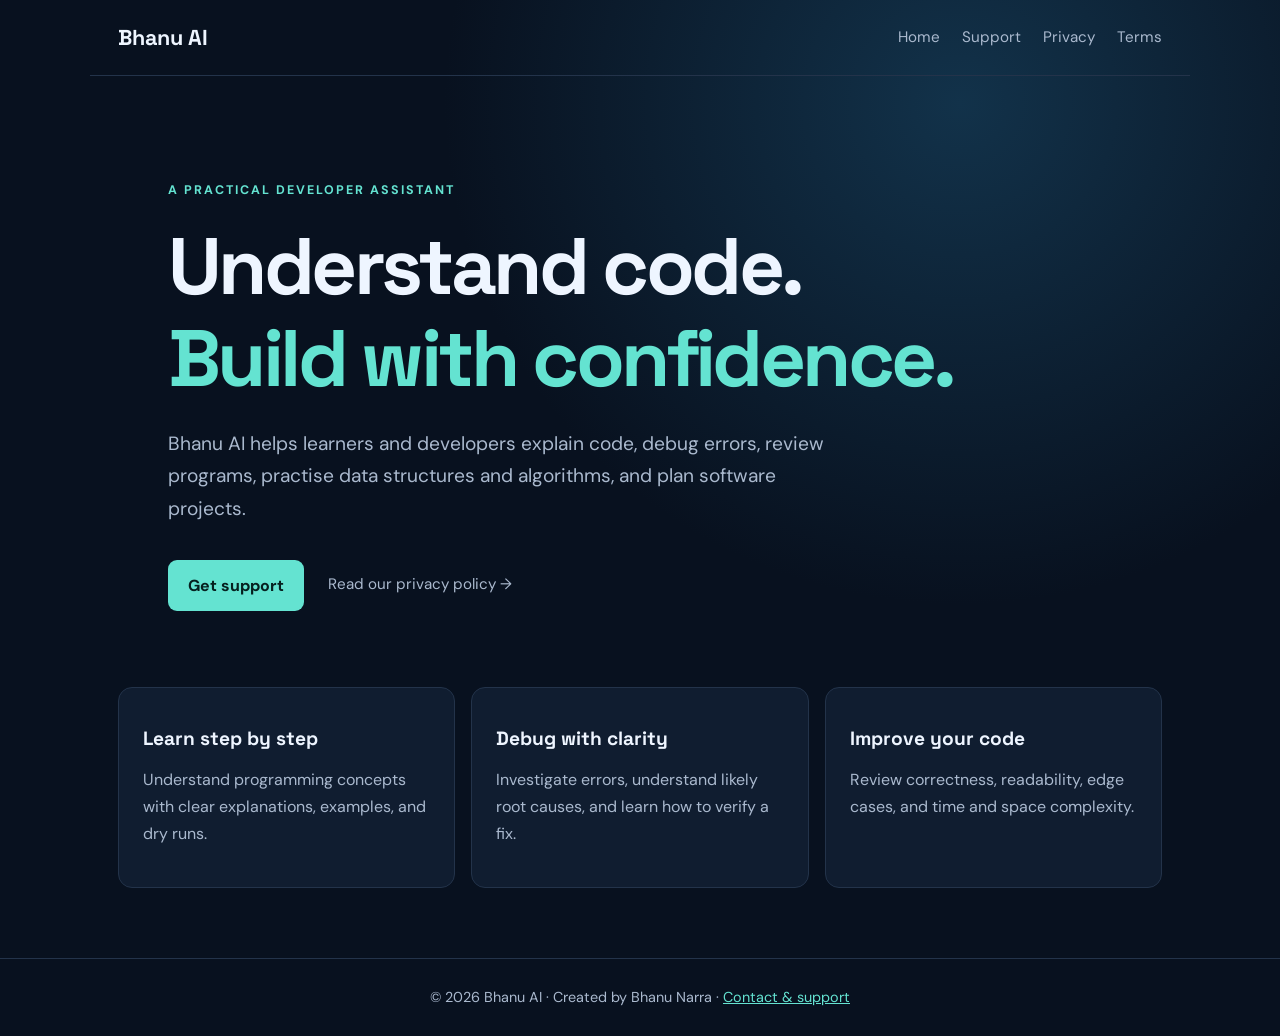
<file: index.html>
<!doctype html>
<html lang="en">
<head>
  <meta charset="utf-8">
  <meta name="viewport" content="width=device-width, initial-scale=1">
  <meta name="description" content="Bhanu AI helps learners and developers understand, debug, and review code.">
  <title>Bhanu AI — Developer Assistant</title>
  <link rel="stylesheet" href="style.css">
</head>
<body>
<header class="site-header"><a class="brand" href="index.html">Bhanu AI</a><nav><a href="index.html">Home</a><a href="support.html">Support</a><a href="privacy.html">Privacy</a><a href="terms.html">Terms</a></nav></header>
<main class="hero">
  <p class="eyebrow">A practical developer assistant</p>
  <h1>Understand code.<br><span>Build with confidence.</span></h1>
  <p class="intro">Bhanu AI helps learners and developers explain code, debug errors, review programs, practise data structures and algorithms, and plan software projects.</p>
  <div class="actions"><a class="button" href="support.html">Get support</a><a class="text-link" href="privacy.html">Read our privacy policy →</a></div>
</main>
<section class="features">
  <article><h2>Learn step by step</h2><p>Understand programming concepts with clear explanations, examples, and dry runs.</p></article>
  <article><h2>Debug with clarity</h2><p>Investigate errors, understand likely root causes, and learn how to verify a fix.</p></article>
  <article><h2>Improve your code</h2><p>Review correctness, readability, edge cases, and time and space complexity.</p></article>
</section>
<footer>© 2026 Bhanu AI · Created by Bhanu Narra · <a href="support.html">Contact & support</a></footer>
</body></html>
</file>
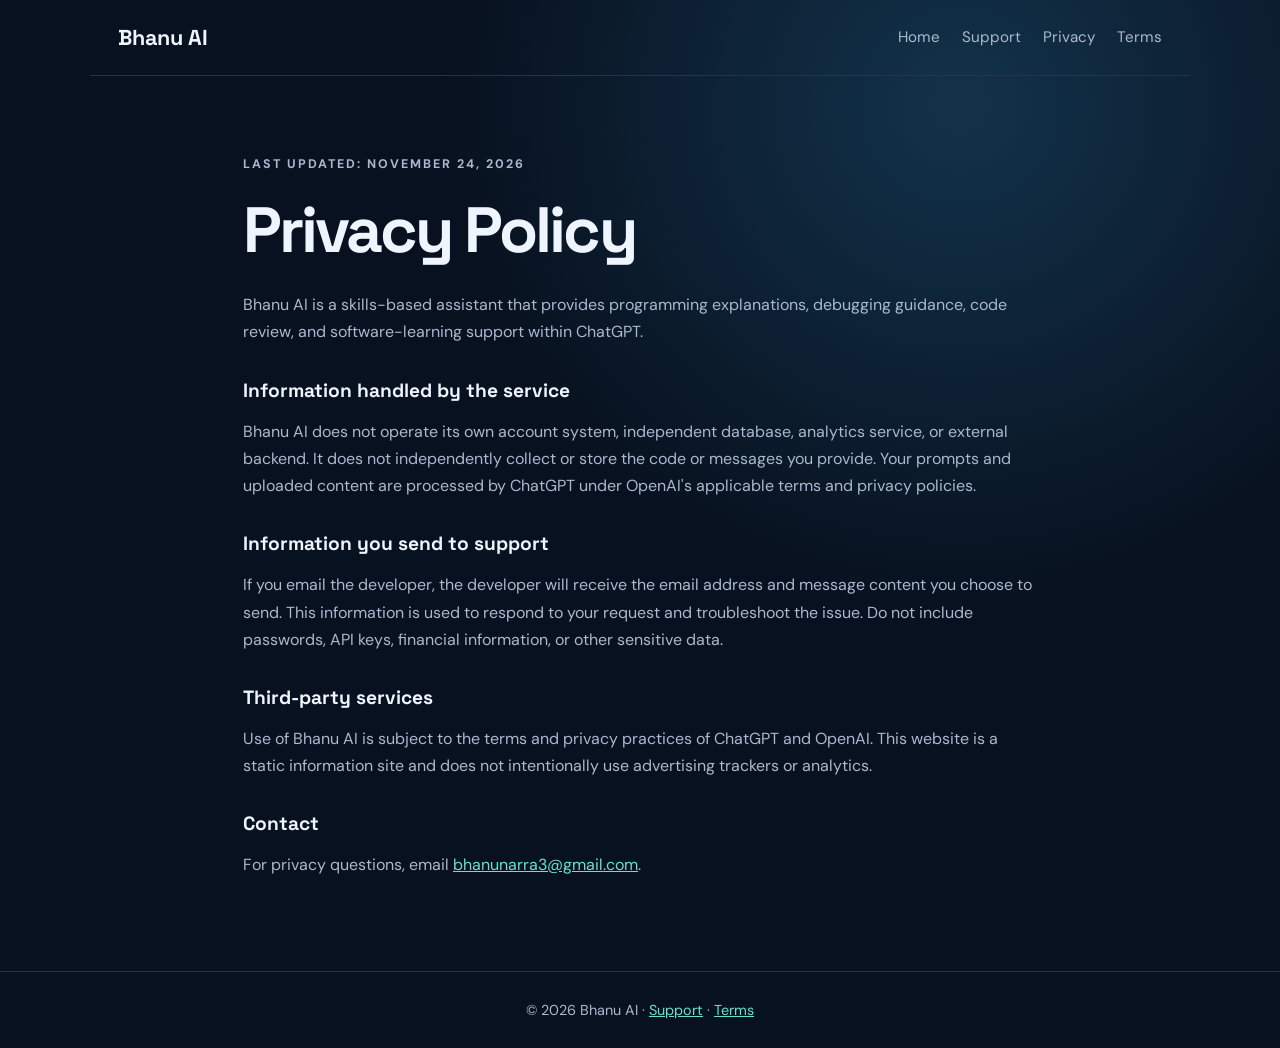
<file: privacy.html>
<!doctype html>
<html lang="en"><head><meta charset="utf-8"><meta name="viewport" content="width=device-width, initial-scale=1"><title>Privacy Policy — Bhanu AI</title><link rel="stylesheet" href="style.css"></head>
<body><header class="site-header"><a class="brand" href="index.html">Bhanu AI</a><nav><a href="index.html">Home</a><a href="support.html">Support</a><a href="privacy.html">Privacy</a><a href="terms.html">Terms</a></nav></header>
<main class="page"><p class="eyebrow">Last updated: November 24, 2026</p><h1>Privacy Policy</h1>
<p>Bhanu AI is a skills-based assistant that provides programming explanations, debugging guidance, code review, and software-learning support within ChatGPT.</p>
<h2>Information handled by the service</h2><p>Bhanu AI does not operate its own account system, independent database, analytics service, or external backend. It does not independently collect or store the code or messages you provide. Your prompts and uploaded content are processed by ChatGPT under OpenAI's applicable terms and privacy policies.</p>
<h2>Information you send to support</h2><p>If you email the developer, the developer will receive the email address and message content you choose to send. This information is used to respond to your request and troubleshoot the issue. Do not include passwords, API keys, financial information, or other sensitive data.</p>
<h2>Third-party services</h2><p>Use of Bhanu AI is subject to the terms and privacy practices of ChatGPT and OpenAI. This website is a static information site and does not intentionally use advertising trackers or analytics.</p>
<h2>Contact</h2><p>For privacy questions, email <a href="mailto:bhanunarra3@gmail.com">bhanunarra3@gmail.com</a>.</p>
</main><footer>© 2026 Bhanu AI · <a href="support.html">Support</a> · <a href="terms.html">Terms</a></footer></body></html>
</file>
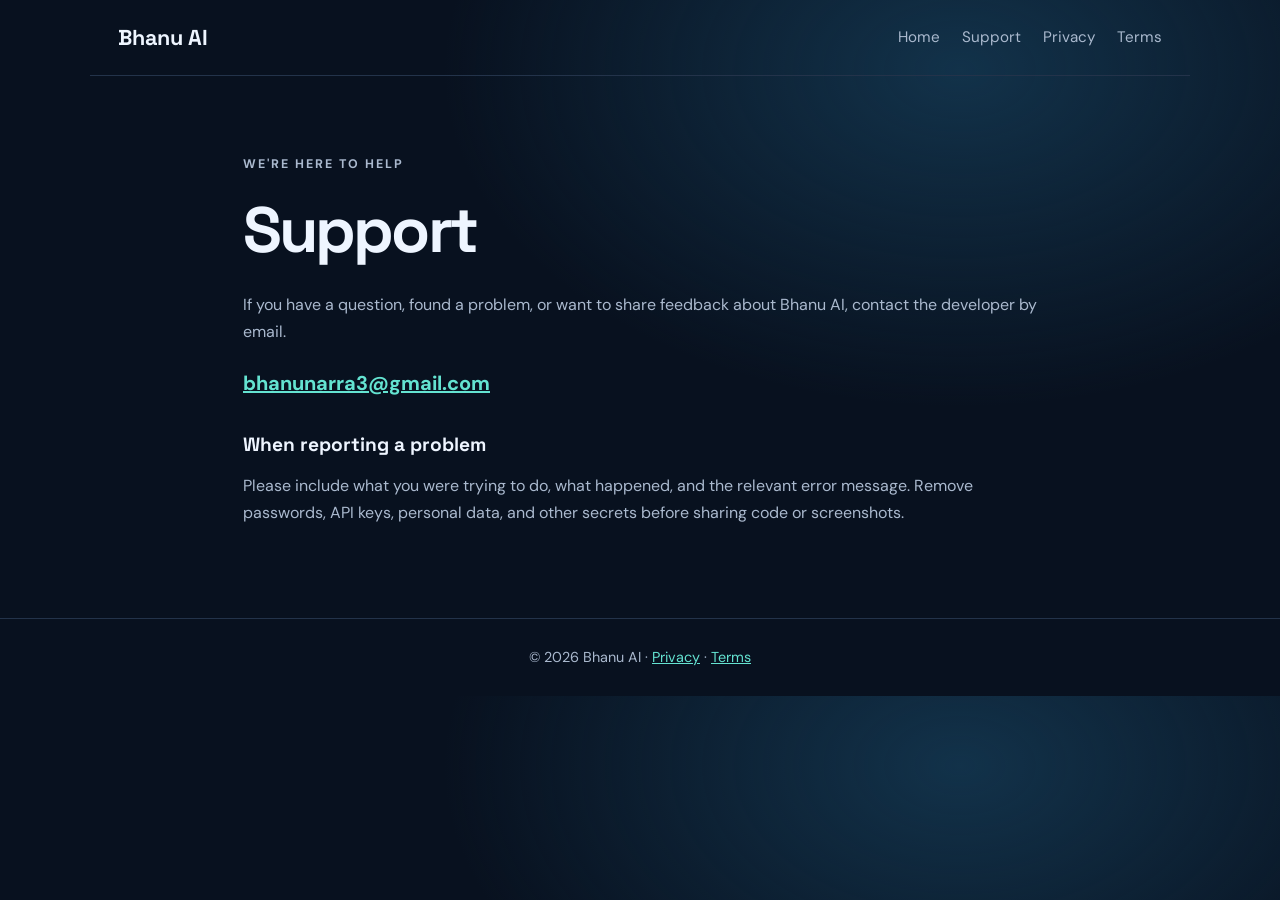
<file: support.html>
<!doctype html>
<html lang="en"><head><meta charset="utf-8"><meta name="viewport" content="width=device-width, initial-scale=1"><title>Support — Bhanu AI</title><link rel="stylesheet" href="style.css"></head>
<body><header class="site-header"><a class="brand" href="index.html">Bhanu AI</a><nav><a href="index.html">Home</a><a href="support.html">Support</a><a href="privacy.html">Privacy</a><a href="terms.html">Terms</a></nav></header>
<main class="page"><p class="eyebrow">We're here to help</p><h1>Support</h1><p>If you have a question, found a problem, or want to share feedback about Bhanu AI, contact the developer by email.</p><p class="contact"><a href="mailto:bhanunarra3@gmail.com">bhanunarra3@gmail.com</a></p><h2>When reporting a problem</h2><p>Please include what you were trying to do, what happened, and the relevant error message. Remove passwords, API keys, personal data, and other secrets before sharing code or screenshots.</p></main>
<footer>© 2026 Bhanu AI · <a href="privacy.html">Privacy</a> · <a href="terms.html">Terms</a></footer></body></html>
</file>
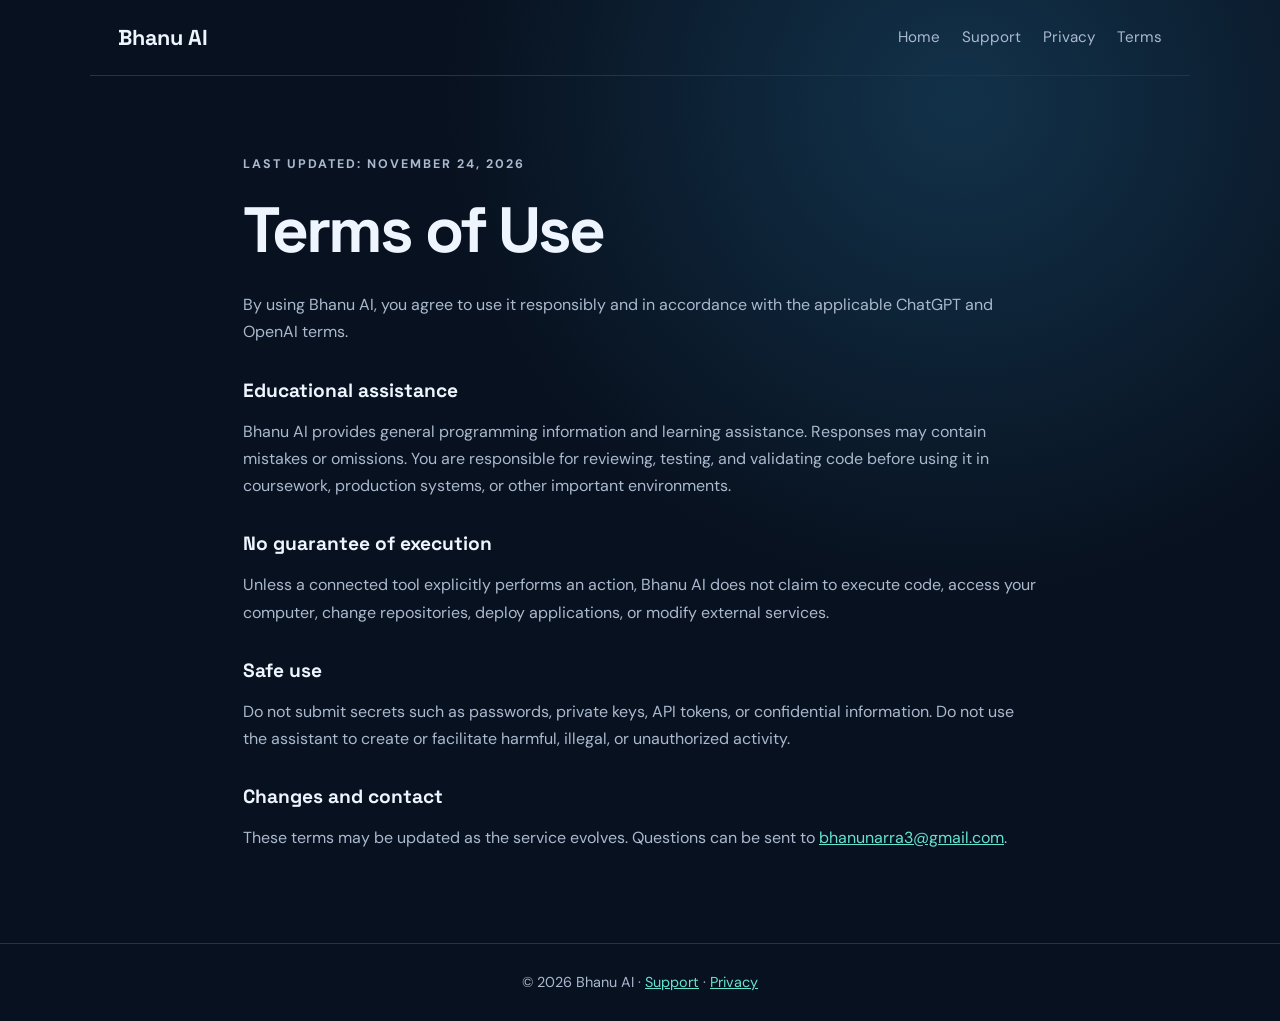
<file: terms.html>
<!doctype html>
<html lang="en"><head><meta charset="utf-8"><meta name="viewport" content="width=device-width, initial-scale=1"><title>Terms of Use — Bhanu AI</title><link rel="stylesheet" href="style.css"></head>
<body><header class="site-header"><a class="brand" href="index.html">Bhanu AI</a><nav><a href="index.html">Home</a><a href="support.html">Support</a><a href="privacy.html">Privacy</a><a href="terms.html">Terms</a></nav></header>
<main class="page"><p class="eyebrow">Last updated: November 24, 2026</p><h1>Terms of Use</h1>
<p>By using Bhanu AI, you agree to use it responsibly and in accordance with the applicable ChatGPT and OpenAI terms.</p>
<h2>Educational assistance</h2><p>Bhanu AI provides general programming information and learning assistance. Responses may contain mistakes or omissions. You are responsible for reviewing, testing, and validating code before using it in coursework, production systems, or other important environments.</p>
<h2>No guarantee of execution</h2><p>Unless a connected tool explicitly performs an action, Bhanu AI does not claim to execute code, access your computer, change repositories, deploy applications, or modify external services.</p>
<h2>Safe use</h2><p>Do not submit secrets such as passwords, private keys, API tokens, or confidential information. Do not use the assistant to create or facilitate harmful, illegal, or unauthorized activity.</p>
<h2>Changes and contact</h2><p>These terms may be updated as the service evolves. Questions can be sent to <a href="mailto:bhanunarra3@gmail.com">bhanunarra3@gmail.com</a>.</p>
</main><footer>© 2026 Bhanu AI · <a href="support.html">Support</a> · <a href="privacy.html">Privacy</a></footer></body></html>
</file>
<file: style.css>
@import url('https://fonts.googleapis.com/css2?family=DM+Sans:wght@400;500;600;700&family=Space+Grotesk:wght@500;600;700&display=swap');
:root{color-scheme:dark;--bg:#08111f;--panel:#101d30;--text:#eef5ff;--muted:#aab9ce;--accent:#64e3d1;--line:#23334a}
*{box-sizing:border-box}body{margin:0;background:radial-gradient(ellipse at 75% 10%,#12324a 0,transparent 38%),var(--bg);color:var(--text);font-family:'DM Sans',sans-serif;line-height:1.7}
a{color:var(--accent)}.site-header{max-width:1100px;margin:auto;padding:24px 28px;display:flex;justify-content:space-between;align-items:center;gap:20px;border-bottom:1px solid var(--line)}
.brand{font:700 1.35rem 'Space Grotesk',sans-serif;color:var(--text);text-decoration:none}.site-header nav{display:flex;gap:22px;flex-wrap:wrap}.site-header nav a,.text-link{color:var(--muted);text-decoration:none;font-size:.95rem}.site-header nav a:hover,.text-link:hover{color:var(--accent)}
.hero,.page{max-width:1000px;margin:auto;padding:92px 28px 76px}.eyebrow{color:var(--accent);font-size:.78rem;font-weight:700;letter-spacing:.16em;text-transform:uppercase}
h1,h2{font-family:'Space Grotesk',sans-serif;line-height:1.15}h1{font-size:clamp(2.6rem,7vw,5rem);letter-spacing:-.045em;margin:18px 0 24px}h1 span{color:var(--accent)}.intro{max-width:680px;color:var(--muted);font-size:1.2rem}.actions{display:flex;gap:24px;align-items:center;flex-wrap:wrap;margin-top:34px}.button{background:var(--accent);color:#06201f;padding:12px 20px;border-radius:9px;text-decoration:none;font-weight:700}
.features{max-width:1100px;margin:0 auto 70px;padding:0 28px;display:grid;grid-template-columns:repeat(3,1fr);gap:16px}.features article{background:var(--panel);border:1px solid var(--line);border-radius:14px;padding:24px}.features h2,.page h2{font-size:1.2rem}.features p,.page p{color:var(--muted)}.page{max-width:850px;padding-top:66px}.page h1{font-size:clamp(2.5rem,6vw,4rem)}.page h2{margin-top:34px}.contact{font-size:1.25rem;font-weight:700}
footer{border-top:1px solid var(--line);padding:26px 28px;text-align:center;color:var(--muted);font-size:.9rem}
@media(max-width:700px){.site-header{align-items:flex-start;flex-direction:column}.site-header nav{gap:14px}.hero,.page{padding-top:58px}.features{grid-template-columns:1fr}}
</file>
